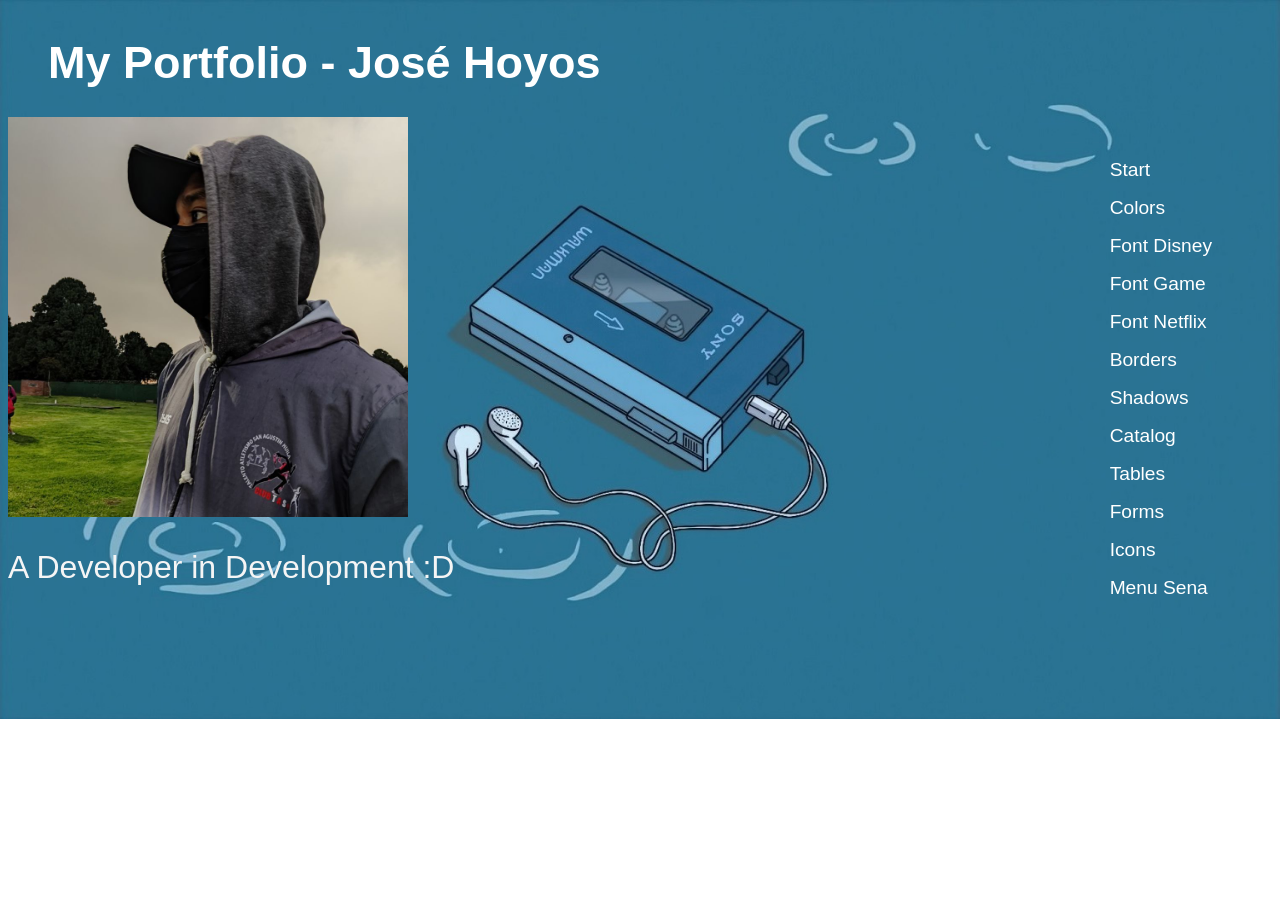
<file: index.html>
<!DOCTYPE html>
<html lang="en">
<head>
    <meta charset="UTF-8">
    <meta http-equiv="X-UA-Compatible" content="IE=edge">
    <meta name="viewport" content="width=device-width, initial-scale=1.0">
    <title>Mi portafolio - José Hoyos</title>
    <link rel="stylesheet" href="css/index.css">
   <nav class="nav"> 
    <h1> My Portfolio - José Hoyos</h1>
        <ul class="nav_links">
            <li>Start</li>
            <li><a href="colores.html" class="nav_link">Colors</a></li>
            <li><a href="Disney.html" class="nav_link">Font Disney</a></li>
            <li><a href="Game.html" class="nav_link">Font Game</a></li>
            <li><a href="Netflix.html" class="nav_link">Font Netflix</a></li>
            <li><a href="bordes.html" class="nav_link">Borders</a></li>
            <li><a href="shadow.html" class="nav_link">Shadows</a></li>
            <li><a href="catalogo.html" class="nav_link">Catalog</a></li>
            <li><a href="Tablas.html" class="nav_link">Tables</a></li>
            <li><a href="formulario.html" class="nav_link">Forms</a></li>
            <li><a href="iconos.html" class="nav_link">Icons</a></li>
            <li><a href="menu sena.html" class="nav_link">Menu Sena</a></li>
        </ul>
    </nav>
</head>
<body background="img/sony-walkman-minimalista_1920x1080_xtrafondos.com.jpg">
<img src="img/perfil.jpg" alt="">
<div class="box-main">
    <p>A Developer in Development :D</p>
</div>

</body> 
</html>
</file>
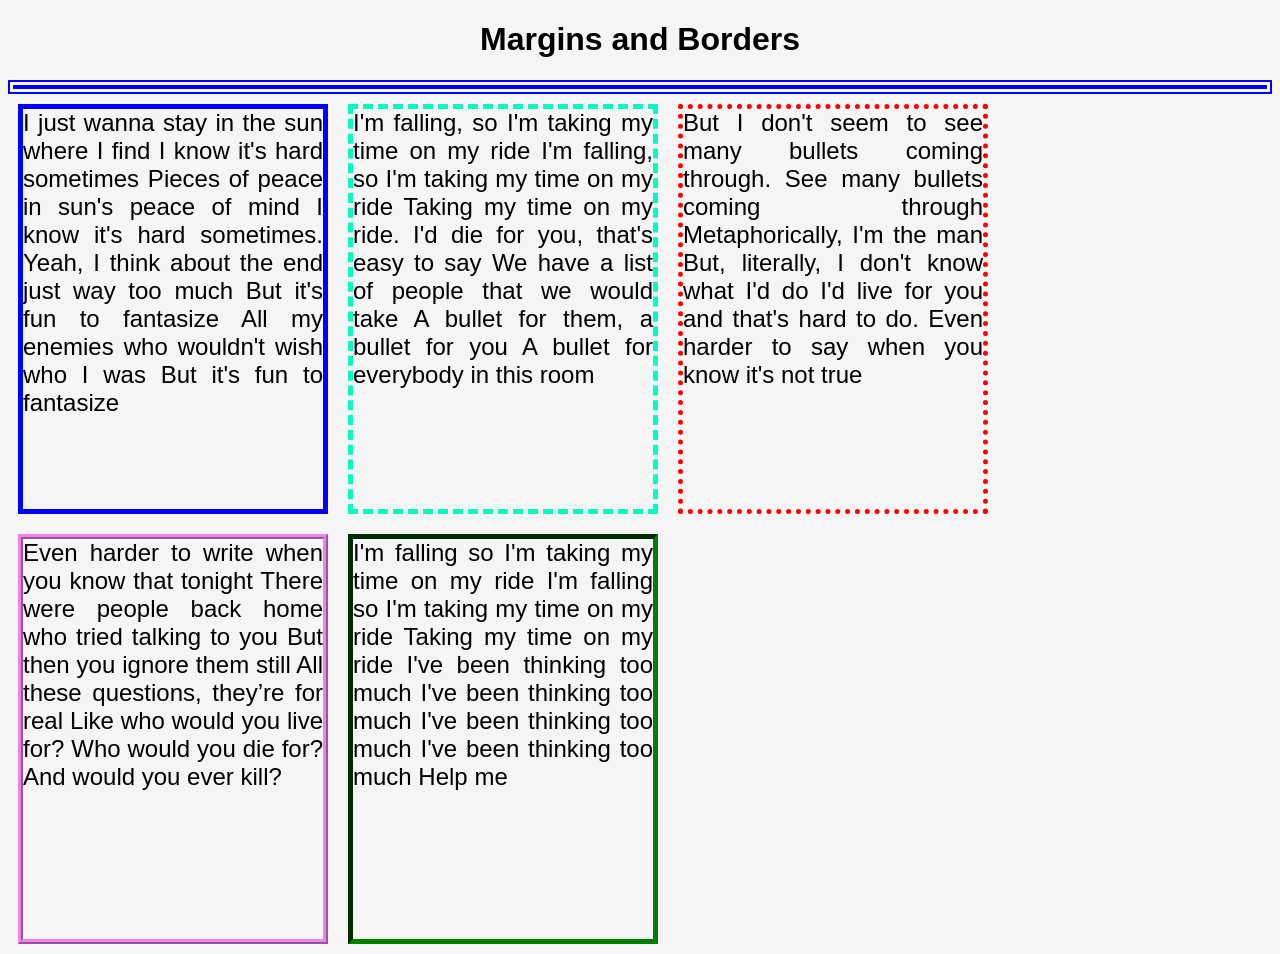
<file: bordes.html>
<!DOCTYPE html>
<html lang="en">
<head>
    <meta charset="UTF-8">
    <meta http-equiv="X-UA-Compatible" content="IE=edge">
    <meta name="viewport" content="width=device-width, initial-scale=1.0">
    <title>Borders</title>
    <link rel="stylesheet" href="css/bordes.css">
</head>
<body background="img/fortnite-capitulo-2-temporada-6_1920x1080_xtrafondos.com.jpg">
    <h1>Margins and Borders</h1>

    <div class="box-1"></div>
     <p class="parr-style">
      I just wanna stay in the sun where I find
      I know it's hard sometimes
      Pieces of peace in sun's peace of mind
      I know it's hard sometimes. Yeah, I think about the end just way too much
      But it's fun to fantasize
      All my enemies who wouldn't wish who I was
      But it's fun to fantasize</p>
     
     <p class="parr-style" id="uno">
      I'm falling, so I'm taking my time on my ride
      I'm falling, so I'm taking my time on my ride
      Taking my time on my ride. I'd die for you, that's easy to say
      We have a list of people that we would take
      A bullet for them, a bullet for you
      A bullet for everybody in this room
      </p>
     
     <p class="parr-style" id="dos">But I don't seem to see many bullets coming through. See many bullets coming through
      Metaphorically, I'm the man
      But, literally, I don't know what I'd do
      I'd live for you and that's hard to do. Even harder to say when you know it's not true</p>
     
     <p class="parr-style" id="tres">
      Even harder to write when you know that tonight
      There were people back home who tried talking to you
      But then you ignore them still
      All these questions, they’re for real
      Like who would you live for?
      Who would you die for?
      And would you ever kill?</p>
     
     <p class="parr-style" id="cuatro">I'm falling so I'm taking my time on my ride
      I'm falling so I'm taking my time on my ride
      Taking my time on my ride
      
      I've been thinking too much
      I've been thinking too much
      I've been thinking too much
      I've been thinking too much
      Help me</p>
     
</body>
</html>
</file>
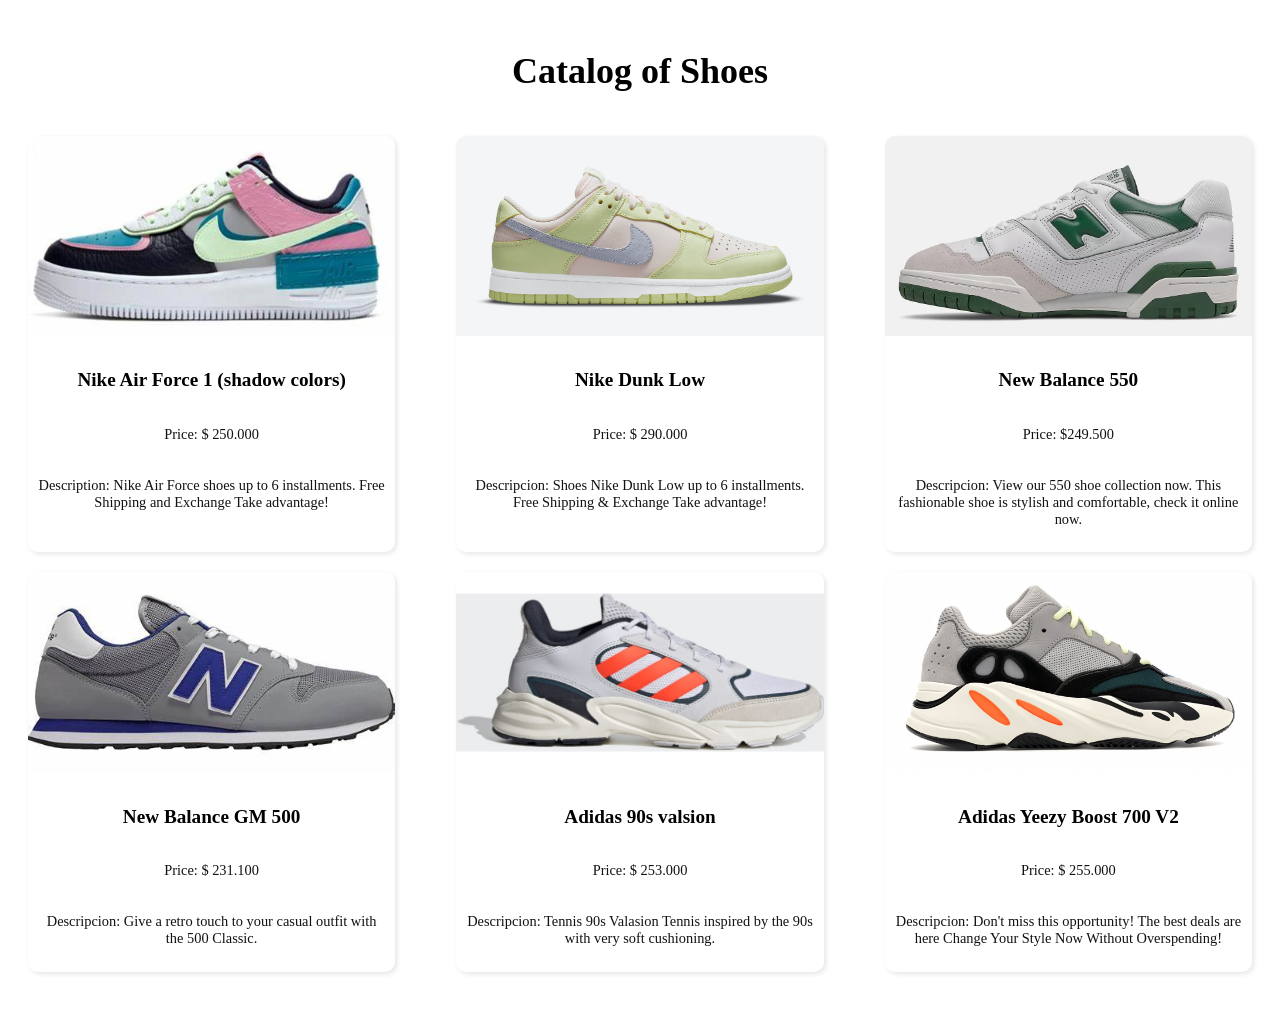
<file: catalogo.html>
<!DOCTYPE html>
<html lang="en">
<head>
    <meta charset="UTF-8">
    <meta http-equiv="X-UA-Compatible" content="IE=edge">
    <meta name="viewport" content="width=device-width, initial-scale=1.0">
    <title>Catalog of Shoes</title>
    <link rel="stylesheet" href="css/catalogo.css">
  </head>
  <body>
   <h1>Catalog of Shoes</h1>
  <div class="contenedor">
    <div class="catalogo">
      <!-- Primer zapato -->
      <div class="zapato">
        <img src="img/zapatillas nike shadow 570x570.jpg" alt="Zapato-1">
        <h3>Nike Air Force 1 (shadow colors)</h3>
        <p>Price: $ 250.000</p>
        <p>Description: Nike Air Force shoes up to 6 installments. Free Shipping and Exchange Take advantage!</p>
      </div>
      <!-- Segundo zapato -->
      <div class="zapato">
        <img src="img/nike dunk low.jpg" alt="Zapato 2">
        <h3>Nike Dunk Low</h3>
        <p>Price: $ 290.000</p>
        <p>Descripcion: Shoes Nike Dunk Low up to 6 installments. Free Shipping & Exchange Take advantage!</p>
      </div>
      <!-- Tercer zapato -->
      <div class="zapato">
        <img src="img/new balance 550.jpg" alt="Zapato 3">
        <h3>New Balance 550</h3>
        <p>Price: $249.500</p>
  <p>Descripcion: View our 550 shoe collection now. This fashionable shoe is stylish and comfortable, check it online now.</p>
  </div>
  <!-- Cuarto zapato -->
  <div class="zapato">
  <img src="img/new balance 500.jpg" alt="Zapato 4">
  <h3>New Balance GM 500</h3>
  <p>Price: $ 231.100</p>
  <p>Descripcion: Give a retro touch to your casual outfit with the 500 Classic.</p>
  </div>
  <!-- Quinto zapato -->
  <div class="zapato">
  <img src="img/adidas 90 s valasi-.jpg" alt="Zapato 5">
  <h3>Adidas 90s valsion</h3>
  <p>Price: $ 253.000</p>
  <p>Descripcion: Tennis 90s Valasion Tennis inspired by the 90s with very soft cushioning. </p>
  </div>
  <!-- Sexto zapato -->
  <div class="zapato">
  <img src="img/yeezy boost.jpg" alt="Zapato 6">
  <h3>Adidas Yeezy Boost 700 V2</h3>
  <p>Price: $ 255.000</p>
  <p>Descripcion: Don't miss this opportunity! The best deals are here Change Your Style Now Without Overspending!</p>
  </div>
  </div>

    </body>
  </html>
</file>
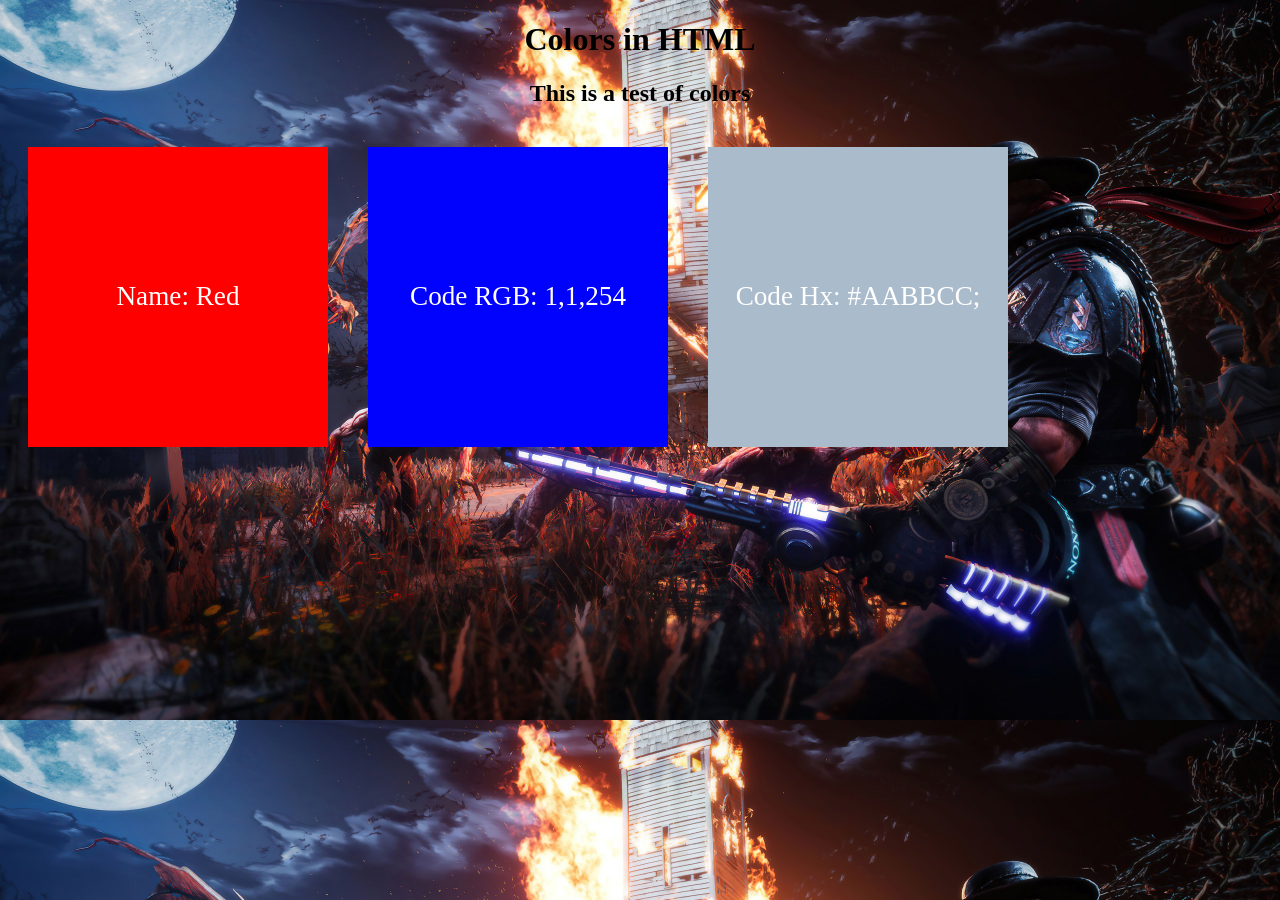
<file: colores.html>
<!DOCTYPE html>
<html lang="en">
<head>
    <meta charset="UTF-8">
    <meta http-equiv="X-UA-Compatible" content="IE=edge">
    <meta name="viewport" content="width=device-width, initial-scale=1.0">
    <title>Colors</title>
    <link rel="stylesheet" href="css/colores.css">

</head>
<body background="img/monstros-de-evil-west_2560x1440_xtrafondos.com.jpg">
    <h1>Colors in HTML</h1>
    <h2>This is a test of colors</h2>
   
    <div class="box box-1">
        <label>Name: Red</label>
    </div>
    <div class="box box-2">
        <label>Code RGB: 1,1,254</label>
    </div>
    <div class="box box-3">
        <label>Code Hx: #AABBCC;</label>
    </div>
     
</body>
</html>
</file>
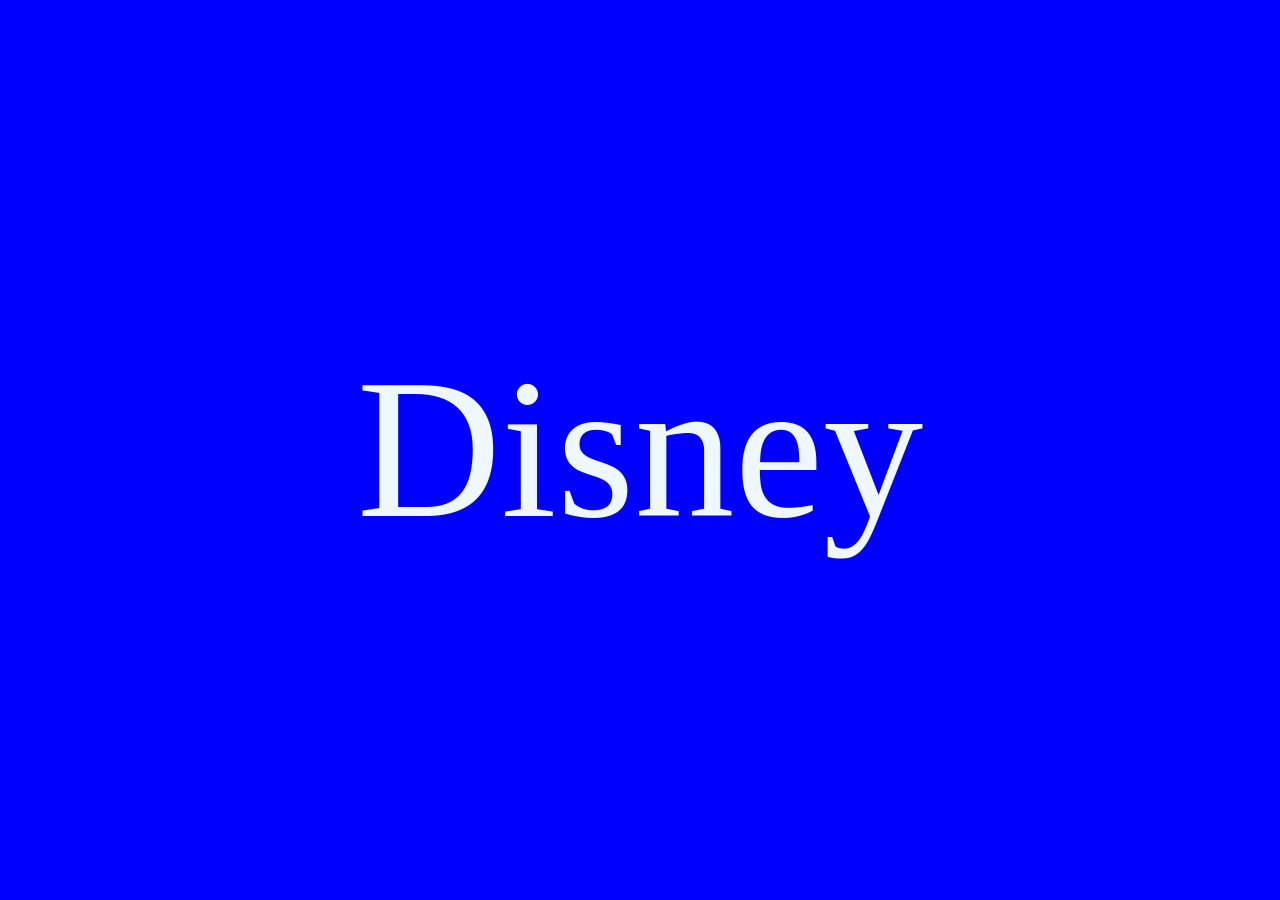
<file: Disney.html>
<!DOCTYPE html>
<html lang="en">
<head>
    <meta charset="UTF-8">
    <meta http-equiv="X-UA-Compatible" content="IE=edge">
    <meta name="viewport" content="width=device-width, initial-scale=1.0">
    <title>Font Disney</title>
    <link rel="stylesheet" media="screen" href="https://fontlibrary.org//face/waltograph-disney" type="text/css"/>
    <link rel="stylesheet" href="Disney_files/disney.css">

</head>
<body>
    <div class="box">
        <p class="courier-font">Disney</p>
    </div>
</body>
</html>
</file>
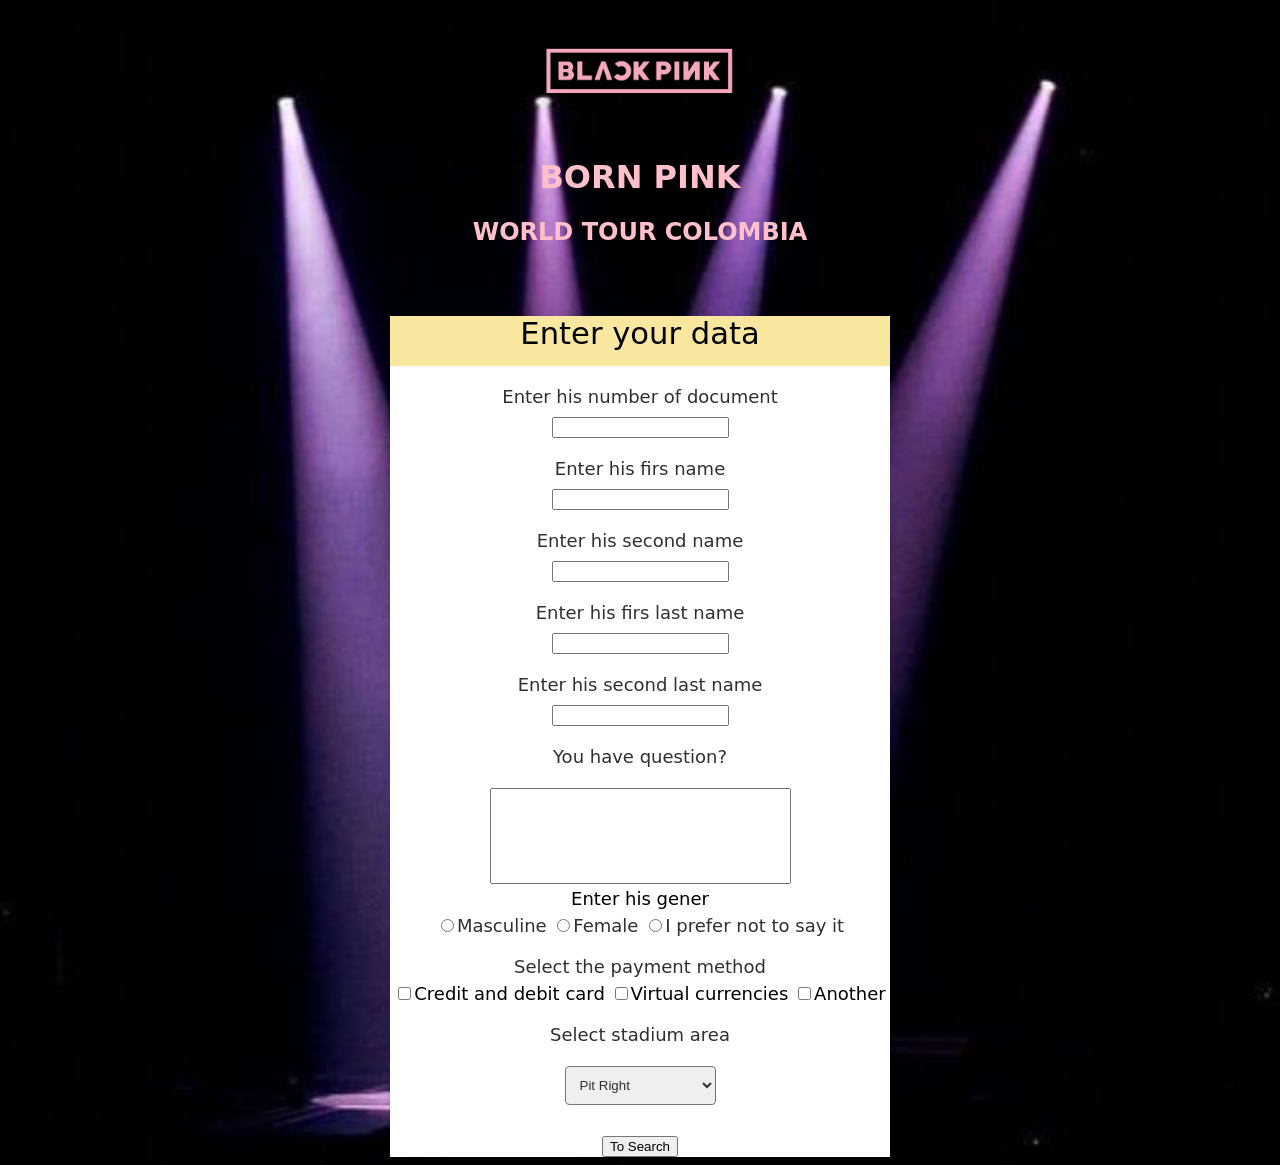
<file: formulario.html>
<!DOCTYPE html>
<html lang="en">
<head>
    <meta charset="UTF-8">
    <meta http-equiv="X-UA-Compatible" content="IE=edge">
    <meta name="viewport" content="width=device-width, initial-scale=1.0">
    <title>Formulario</title>
    <link rel="stylesheet" href="css/formulario.css">
</head>
<body background="img/pb.jpg">
    <img src="img/Logo-Blackpink.png" alt="Logo-Blackpink">
    <h1>BORN PINK</h1>
    <h2>WORLD TOUR COLOMBIA</h2>
    <div class="form-box">
    <form>
    <legend>Enter your data</legend>
    <label>Enter his number of document</label>
    <input type="text" name="numerodocumento">
    <label>Enter his firs name</label>
    <input type="text" name="primernombre">
    <label>Enter his second name</label>
    <input type="text" name="segundonombre">
    <label>Enter his firs last name</label>
    <input type="text" name="primerapellido">
    <label>Enter his second last name</label>
    <input type="text" name="segundoapellido">
    <label>You have question?</label><br>
    <textarea name="" id="" cols="35" rows="6"></textarea><br>
    <label">Enter his gener</label><br>
    <input type="radio" name="genero" value="maculino"><span class="text-genero">Masculine</span>
    <input type="radio" name="genero" value="maculino"><span class="text-genero">Female</span>
    <input type="radio" name="genero" value="maculino"><span class="text-genero">I prefer not to say it</span>
    <label>Select the payment method</label>
    <input type="checkbox" name="pago" id=""><span class="text-opcion">Credit and debit card</span>
    <input type="checkbox" name="pago" id=""><span class="text-opcion">Virtual currencies</span>
    <input type="checkbox" name="pago" id=""><span class="text-opcion">Another</span>
    <label>Select stadium area</label><br>
    <select class="style-select" name="Destino">
        <option value="Pit Right">Pit Right</option>
        <option value="Platino A y B vip">Platinum A y B vip</option>
        <option value="General B">General B</option>
        <option value="Naranja CC">Oranje CC</option>
    </select><br>
    <br>
   
    <input  class="button" type="submit" value="To Search">
    
    </form>
    </div>
</body>
</html>
</file>
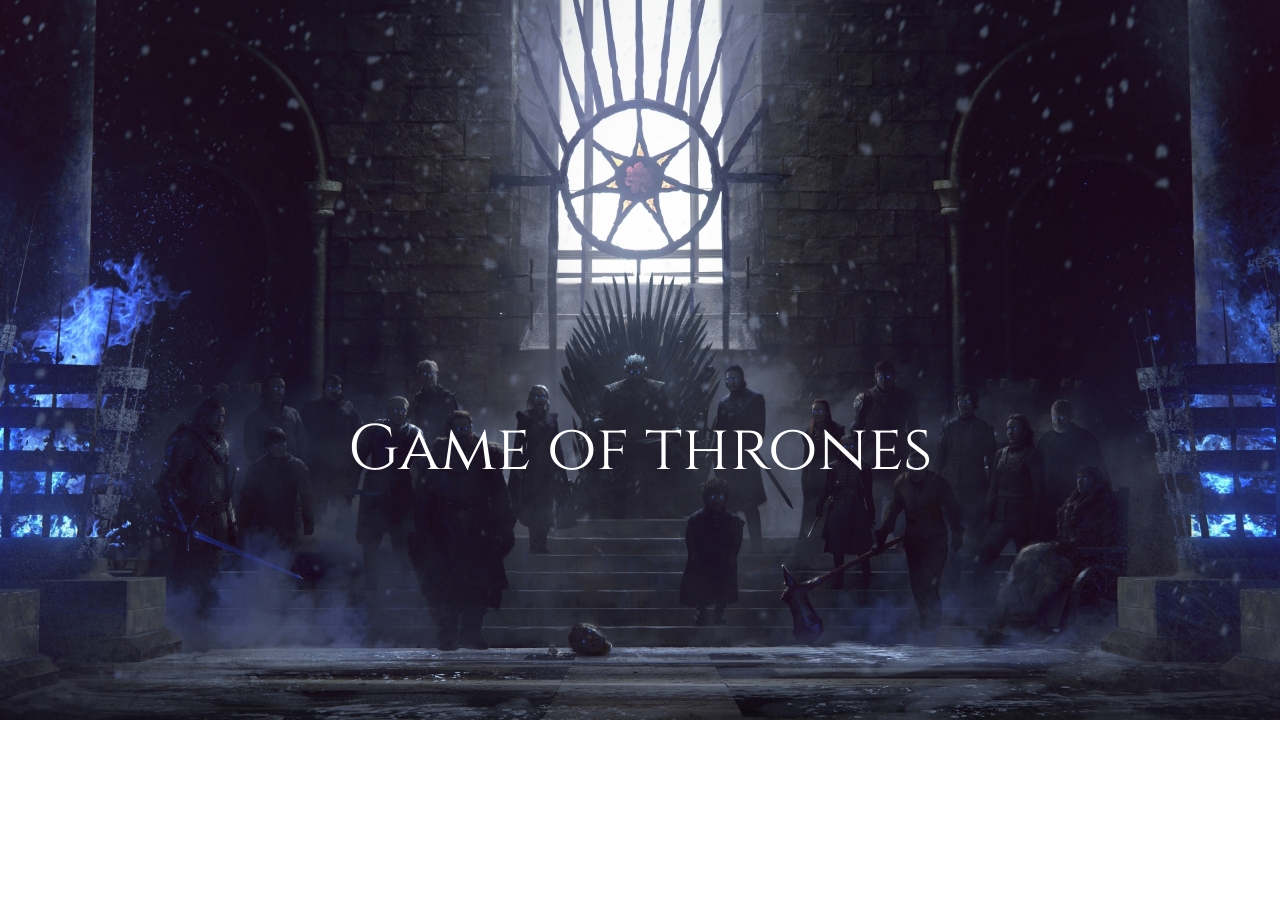
<file: Game.html>
<!DOCTYPE html>
<html lang="en"><head><meta http-equiv="Content-Type" content="text/html; charset=UTF-8">
    
    <meta http-equiv="X-UA-Compatible" content="IE=edge">
    <meta name="viewport" content="width=device-width, initial-scale=1.0">
    <title>Font Game</title>
    <link rel="stylesheet" href="./Game_files/logos.css">
</head>
<body background="img/juego-de-tronos-personajes-en-trono-de-hierro_1920x1080_xtrafondos.com.jpg">
    <h1>Game of thrones</h1>

</body></html>
</file>
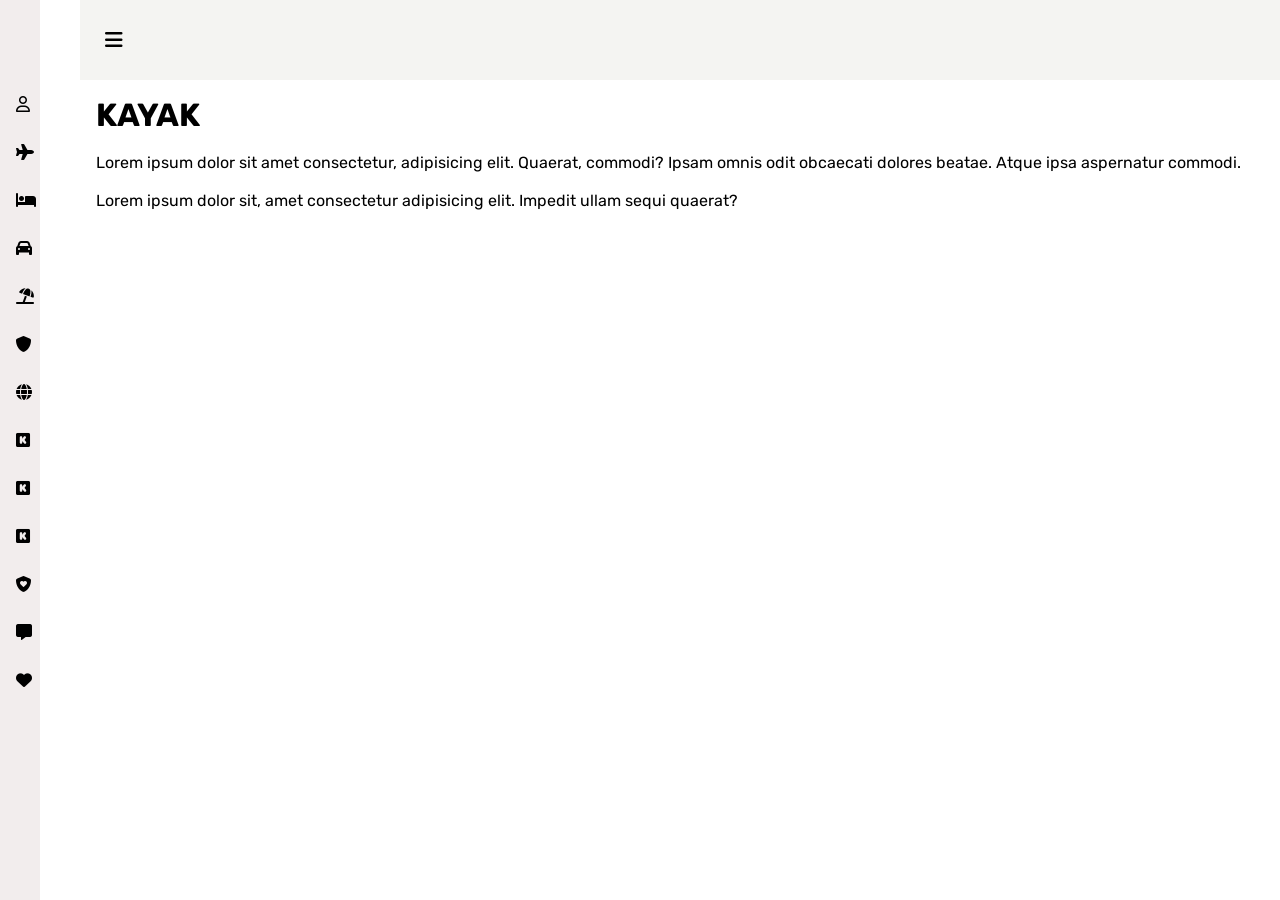
<file: iconos.html>
<!DOCTYPE html>
<html lang="en">
<head>
    <meta charset="UTF-8">
    <meta http-equiv="X-UA-Compatible" content="IE=edge">
    <meta name="viewport" content="width=device-width, initial-scale=1.0">
    <title>Icons KAYAK</title>
    <link rel="stylesheet" href="icons/all.css">
    <link rel="stylesheet" href="css/iconos.css">
   
</head>
<body id="body">
    <header>
    <div class="icon_menu">
        <i class="fas fa-bars" id="btn_open"></i>
    </div>
    </header>
    <div class="menu_side" id="menu_side">
        <div class="name_page">
            <i class="fa-brands fa-kickstarter"></i>
            <h4>Menu KAYAK</h4>
        </div>
        <div class="options_menu">
            <a href="#" >
                <div class="option">
                    <i class="fa-regular fa-user" title="Sign in"></i>
                    <h4>Sign in</h4>
                </div>
            </a>
            <a href="#">
                <div class="option">
                    <i class="fa-solid fa-plane" title="Flights"></i>
                    <h4>Flights</h4>
                </div>
            </a>
            <a href="#">
                <div class="option">
                    <i class="fa-solid fa-bed" title="Lodging"></i>
                    <h4>Lodging</h4>
                </div>
            </a>
            <a href="#">
                <div class="option">
                    <i class="fa-solid fa-car" title="Cars"></i>
                    <h4>Cars</h4>
                </div>
            </a>
            <a href="#">
                <div class="option">
                    <i class="fa-solid fa-umbrella-beach" title="Packages"></i>
                    <h4>Packages</h4>
                </div>
            </a>
            <a href="#">
                <div class="option">
                    <i class="fa-solid fa-shield" title="Travel assistance"></i>
                    <h4>Travel assistance</h4>
                </div>
            </a>
            <a href="#">
                <div class="option">
                    <i class="fa-solid fa-globe" title="Explore"></i>
                    <h4>Explore</h4>
                </div>
            </a>
            <a href="#">
                <div class="option">
                    <i class="fa-brands fa-kickstarter" title="Blog"></i>
                    <h4>Blog</h4>
                </div>
            </a>
            <a href="#">
                <div class="option">
                    <i class="fa-brands fa-kickstarter" title="Route"></i>
                    <h4>Route</h4>
                </div>
            </a>
            <a href="#">
                <div class="option">
                    <i class="fa-brands fa-kickstarter" title="Direct flight"></i>
                    <h4>Direct flight</h4>
                </div>
            </a>
            <a href="#">
                <div class="option">
                    <i class="fa-solid fa-shield-heart" title="Travel restrictions"></i>
                    <h4>Travel restrictions</h4>
                </div>
            </a>
            <a href="#">
                <div class="option">
                    <i class="fa-solid fa-message" title="Comments"></i>
                    <h4>Comments</h4>
                </div>
            </a>
            <a href="#">
                <div class="option">
                    <i class="fa-solid fa-heart" title="Trips"></i>
                    <h4>Trips</h4>
                </div>
            </a>
        </div>
    </div>
    <main>
        <h1>KAYAK</h1><br>
        <p>Lorem ipsum dolor sit amet consectetur, adipisicing elit. Quaerat, commodi? Ipsam omnis odit obcaecati dolores beatae. Atque ipsa aspernatur commodi.</p><br>
        <p>Lorem ipsum dolor sit, amet consectetur adipisicing elit. Impedit ullam sequi quaerat?</p>
    </main>
    <script src="js/iconos.js"></script>
</body>
</html>
</file>
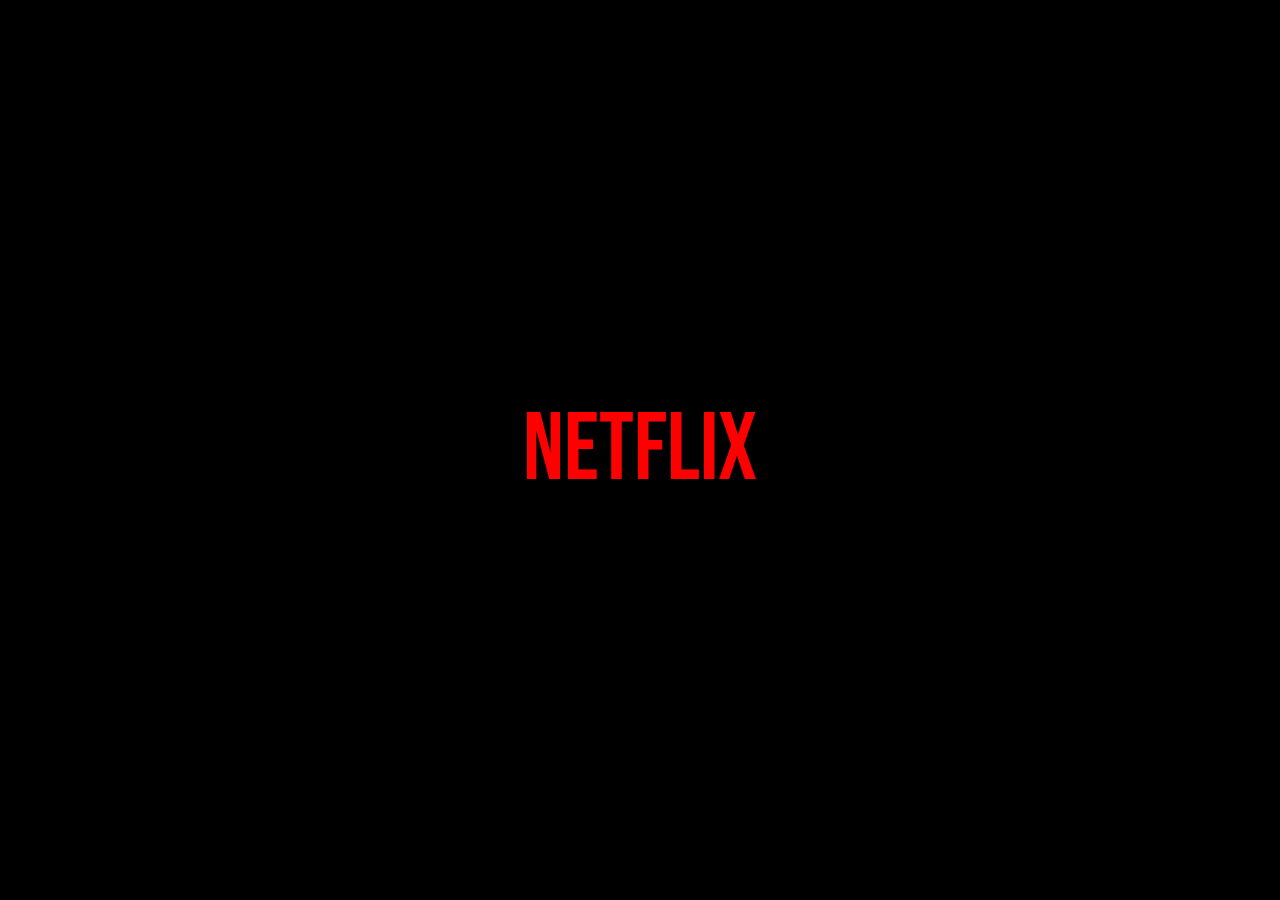
<file: Netflix.html>
<!DOCTYPE html>
<html lang="en"><head><meta http-equiv="Content-Type" content="text/html; charset=UTF-8">
    
    <meta http-equiv="X-UA-Compatible" content="IE=edge">
    <meta name="viewport" content="width=device-width, initial-scale=1.0">
    <title>Font Netflix</title>
    <link rel="stylesheet" href="./Netflix_files/net.css">
</head>
<body>
    <h1>Netflix</h1>

</body></html>
</file>
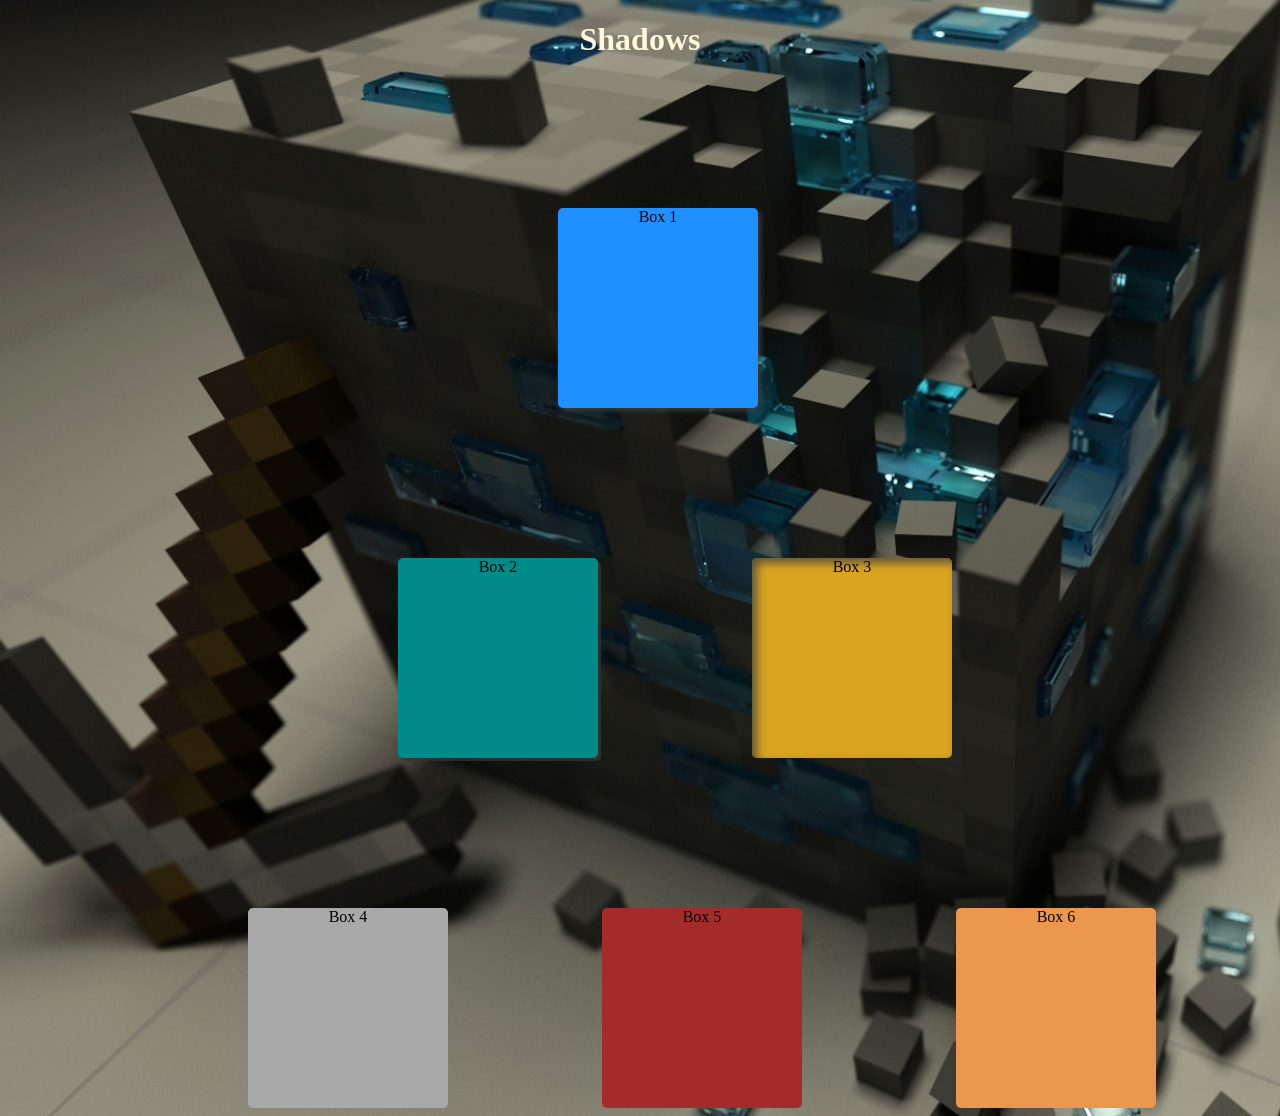
<file: shadow.html>
<!DOCTYPE html>
<html lang="en">
<head>
    <meta charset="UTF-8">
    <meta http-equiv="X-UA-Compatible" content="IE=edge">
    <meta name="viewport" content="width=device-width, initial-scale=1.0">
    <title>Shadows</title>
    <link rel="stylesheet" href="css/shadow.css">
</head>
<body background="img/minecraft-3d-cubo_1920x1080_xtrafondos.com.jpg">
    <h1>Shadows</h1>
    <div class="container">
        <div class="box box-1">Box 1</div>
    </div>
        <div class="container-2">
        <div class="box box-2">
            <label>Box 2</label>
        </div>

        <div class="box box-3">Box 3</div>
        
        </div>
            <div class="container-3">
        <div class="box box-4">Box 4</div>
        <div class="box box-5">Box 5</div>
        <div class="box box-6">Box 6</div>
    </div>
</body>
</html>
</file>
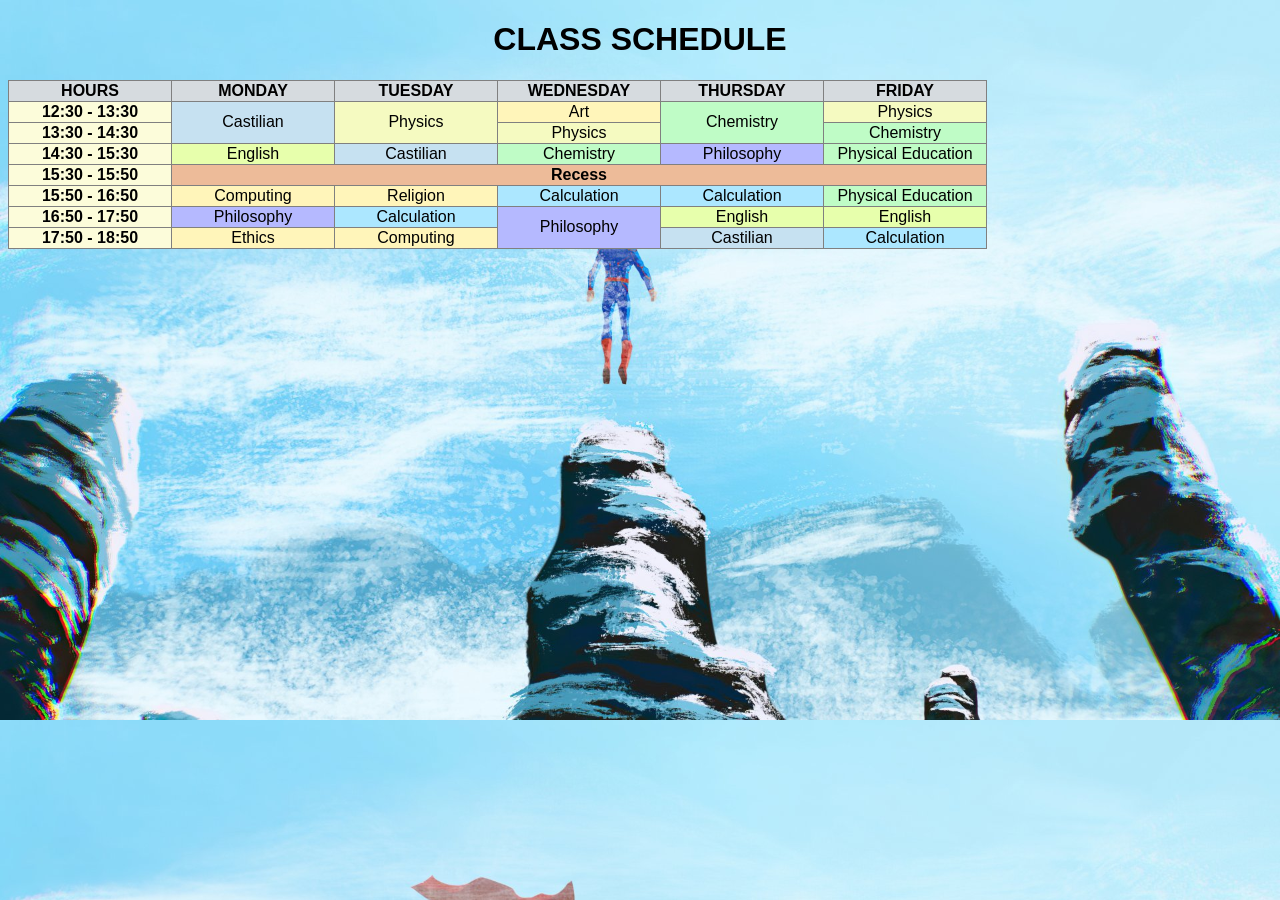
<file: Tablas.html>
<!DOCTYPE html>
<html lang="en">
<head>
    <meta charset="UTF-8">
    <meta http-equiv="X-UA-Compatible" content="IE=edge">
    <meta name="viewport" content="width=device-width, initial-scale=1.0">
    <title>Tables</title>
    <link rel="stylesheet" href="css/Tablas.css">
</head>
<body background="img/superman-sobre-montanas_1920x1080_xtrafondos.com.jpg">
    <h1>CLASS SCHEDULE</h1>
    
    <table border="1">
        <tr>
          <th>HOURS</th>
          <th>MONDAY</th>
          <th>TUESDAY</th>
          <th>WEDNESDAY</th>
          <th>THURSDAY</th>
          <th>FRIDAY</th>
      </tr>
      <tr>
        <th>12:30 - 13:30</th>
        <td rowspan="2" class="Castellano">Castilian</td>
        <td rowspan="2" class="fisica"> Physics</td>
        <td class="norm">Art</td>
        <td rowspan="2" class="basic">Chemistry</td>
        <td class="fisica"> Physics</td>
      </tr>
      <tr>
        <th>13:30 - 14:30</th>
        <td class="fisica"> Physics</td>
        <td class="basic">Chemistry</td>
      </tr>
      <tr>
        <th>14:30 - 15:30</th>
        <td class="ingles">English</td>
        <td class="Castellano">Castilian</td>
        <td class="basic">Chemistry</td>
        <td class="filo">Philosophy</td>
        <td class="basic">Physical Education</td>
      </tr>
      <tr>
        <th>15:30 - 15:50</th>
        <td colspan="5"> Recess</td>
      </tr>
      <tr>
        <th>15:50 - 16:50</th>
        <td class="norm">Computing</td>
        <td class="norm">Religion</td>
        <td class="calculo">Calculation</td>
        <td class="calculo">Calculation</td>
        <td class="basic">Physical Education</td>
      </tr>
      <tr>
        <th>16:50 - 17:50</th>
        <td class="filo">Philosophy</td>
        <td class="calculo">Calculation</td>
        <td rowspan="2" class="filo">Philosophy</td>
        <td class="ingles">English</td>
        <td class="ingles">English</td>
      </tr>
      <tr>
        <th>17:50 - 18:50</th>
        <td class="norm">Ethics</td>
        <td class="norm">Computing</td>
        <td class="Castellano">Castilian</td>
        <td class="calculo">Calculation</td>
      </tr>
    </table>
    
</body>
</html>
</file>
<file: css/index.css>
body{
    background-size: cover;
    background-repeat: no-repeat;
}

nav{
  padding: 0 40px;
  height: 80px;
  color: #fff;
  display: flex;
  align-items: center;
  justify-content: space-between;
  display: block;
  
}
.nav_links{
    bottom: 0;
    left: 0rem;
    top: 80px;
    float: right;
    place-items: center;
}

h1{
    color: white;
    font-size: 45px;
    text-shadow: blue;
    font-family: sans-serif;
}
h2{
    color: white;
    font-size: 40px;
    text-shadow: blue;
    font-family: sans-serif;
}
ul, li{
    display: block;
    padding: 0% 10px;
    justify-content: center;
    margin: 1rem 0;
    font-size: 1.2rem;
    font-family: sans-serif;
}
a{
    color: white;
    text-decoration: none;
    font-family: sans-serif;
}
a:hover{
    color: black;
}
img{
    align-items: left;
    display: block;
    width: 400px;
    height: 400px;
}
p{
    color: whitesmoke;
    font-size: 2rem;
    font-family: sans-serif;
}
.social-networ{
    font-family: sans-serif;
    color: white;
}
.style-red{
    display: block;
    justify-content: center;
}
</file>
<file: css/bordes.css>
body{
    background: whitesmoke;
}

h1{
    text-align: center;
    color: black;
    font-family: sans-serif;
}
.box-1{
    border: 7px double blue;
    display: flex;

}
.parr-style, .parr-padding{
    font-size: 1.5rem;
    margin: 10px;
    text-align: justify;
    border: 5px solid blue;
    width: 300px;
    height: 400px;
    float:left; 
    font-family: sans-serif;


}

#uno {
    border: 5px dashed rgb(0, 255, 191);
    
}
#dos{
    border: 5px dotted red;
}
#tres{
    border: 5px ridge violet;

}
#cuatro{
    border: 5px inset green;
}
</file>
<file: css/catalogo.css>
h1 {
  text-align: center;
  font-size: 36px;
  margin-top: 50px;
}
      
/* Estilos para el contenedor principal */
      .catalogo {
        display: flex;
        flex-wrap: wrap;
        justify-content: space-between;
        background-size: cover;
        padding: 20px;
        
      }

      /* Estilos para cada zapato */
      .zapato {
        width: 30%;
        background-color: white;
        box-shadow: 2px 2px 5px rgba(0, 0, 0, 0.1);
        border-radius: 10px;
        overflow: hidden;
        margin-bottom: 20px;
        text-align: center;
        cursor: pointer;
      }
      .zapato:hover{
        box-shadow: rgb(38, 57, 77) 0px 20px 30px -10px;
      }

      /* Estilos para la imagen del zapato */
      .zapato img {
        width: 100%;
        height: 200px;
        object-fit: cover;
      }

      /* Estilos para el precio, nombre y descripcion */
      .zapato h3,
      .zapato p {
        padding: 10px;
      }
      .zapato h3 {
        font-weight: bold;
        font-size: 1.2em;
        margin-bottom: 5px;
      }
      .zapato p {
        font-size: 0.9em;
        color: rgba(12, 10, 10, 0.973);
      }
</file>
<file: css/colores.css>
body{
    background-size: cover;
}

h1{
    text-align: center;
    color: black;
}

h2{
    text-align: center;
    color: black;
    
}

.box-1, .box-2, .box-3{
    width: 300px;
    height: 300px;
    margin: 20px;
    color: white;
    font-size: 1.7em;
    display:flex;
    justify-content: center;
    align-items: center;
    float:left; 
} 
.box-1{

    background-color: red;
}
.box-2{
    
    background: rgb(1,1,254);
}
.box-3{
    
    background-color: #AABBCC;

}
</file>
<file: Disney_files/disney.css>
body{
    background-color: blue;

}
.box{
    display: flex;
    justify-content: center;
    align-items: center;
    padding: 10%;

}

.courier-font{
    font-family: 'WaltographRegular';
    color: aliceblue;
    font-size: 200px;
}
p {
    font-family: 'WaltographRegular';
    font-weight: normal;
    font-style: normal;
 }
</file>
<file: css/formulario.css>
h1{
    text-align: center;
    font-family: system-ui, -apple-system, BlinkMacSystemFont, 'Segoe UI', Roboto, Oxygen, Ubuntu, Cantarell, 'Open Sans', 'Helvetica Neue', sans-serif;
    color: #FFC0CB;
}
h2{
    text-align: center;
    font-family: system-ui, -apple-system, BlinkMacSystemFont, 'Segoe UI', Roboto, Oxygen, Ubuntu, Cantarell, 'Open Sans', 'Helvetica Neue', sans-serif;
    color: #FFC0CB;
}
img{
    width: 200px;
    margin-left: 42%;
    
    

}
body{
    background-size: cover;
}
form{
    margin-top: 50px;
    box-shadow: rgba(0, 0, 0, 0.1) 0px 4px 6px -1px, rgba(0, 0, 0, 0.06) 0px 2px 4px -1px;
    width: 500px;
    background-color: white;
    font-family: system-ui, -apple-system, BlinkMacSystemFont, 'Segoe UI', Roboto, Oxygen, Ubuntu, Cantarell, 'Open Sans', 'Helvetica Neue', sans-serif;
    
}
.form-box{
    display: flex;
    align-items: center;
    justify-content: center;
    text-align: center;
    font-size: large;
}
legend{
    background-color: #F9E79F ;
    color: #000;
    height: 50px;
    font-size: 1.7em;
    align-items: center;
    text-align: center;
}
.legend-text{
    padding: 20px;
    font-size: 1.3em;
    font-family:'Segoe UI', Tahoma, Geneva, Verdana, sans-serif;
    font: weight 900px; ;
}
label,input{
    margin-top: 10px;
}
label{
    display: block;
    color: rgb(48, 48, 48.9);
    margin-top: 20px;
}

textarea{
    resize: none;
}
.text-genero{
    color: rgb(48, 48, 48.9);
}
input [type="sumbit"]{
    width: 50px;
    height: 40px;
    background-color: #95b8f6;
    border: none;
    color: white;
    margin-bottom: 16px;
    font-family: 'Franklin Gothic Medium', 'Arial Narrow', Arial, sans-serif;
    font-size: 1.1em;
    cursor: pointer;
    border-radius: 20px;
}
.style-select{
    padding: 10px;
    border-radius: 4px;
    color: rgb(48, 48, 48.9);
    cursor: pointer;
}
</file>
<file: Game_files/logos.css>
@import url('https://fonts.googleapis.com/css2?family=Cinzel:wght@400;500;600;700;800&display=swap');


*{
    margin: 0;
    padding: 0;
}

body{
    background-size: cover;
    background-repeat: no-repeat;
}

h1{
    text-align: center;
    color: white;
    font-size: 4em;
    font-family: Cinzel;
    font-weight: 100;
    top: 50%;
    left: 50%;
    transform: translateX(-50%) translateY(-50%);
    position: absolute;
}

img{
    width:25%;
    height: 25%;
    display: flex;
    text-align: center;
    padding-top: 1.1rem;
}

a{
    font-family: sans-serif;
    font-size: 2em;
    color: black;
    background-color: aqua;
    border-radius: 15px;
    border-style:dashed;
    text-decoration: none;
    padding: 0.4rem;
}

a:hover{
    color: red;
}
</file>
<file: css/iconos.css>
@import url('https://fonts.googleapis.com/css2?family=Rubik:ital,wght@0,400;1,300&display=swap');
*{
    margin: 0;
    padding: 0;
    box-sizing: border-box;
    text-decoration: none;
    font-family: 'rubik',sans-serif;
}
body{
    margin-left: 80px;
    margin-top: 80px;
    transition: margin-left 300ms cubic-bezier(0.785, 0.135, 0.15, 0.86);

}
main{
    padding: 1rem;
}
header{
    width: 100%;
    height: 80px;
    background: #F4F4F2 ;
    display: flex;
    align-items: center;
    position: fixed;
    top: 0;
    z-index: 200;
}
.icon_menu{
    width: 50px;
    height: 100%;
    display: flex;
    justify-content:  center;
    align-items: center;
    transform: translateX(10px);
}
.icon_menu i{
    font-size: 20px;
    cursor: pointer;
    position: absolute;
}
.menu_side{
    width: 60px;
    height: 100%;
    position: fixed;
    background: #f2eded ;
    top: 0;
    left: 0;
    font-size: 1rem;
    z-index: 300;
    overflow: hidden;
    overflow-y: scroll;
    border-right: 20px solid white;
    transition: all 300ms cubic-bezier(0.785, 0.135, 0.15, 0.86);

}
/*Ocultar scroll para chrome, safari y opera*/
.menu_side::-webkit-scrollbar{
    display: none;
}
/*Ocultar scroll para ie, edge y firefox*/
.menu_side{
    -ms-overflow-style: none;
    scrollbar-width: none;
}
.name_page{
    padding: 20px 30px;
    display: flex;
    align-items: center;
    margin-top: 10px;
}
.name_page,i{
    width: 20px;
    margin-right: 20px;
    margin:1rem;
}
.options_menu{
    position: 20px 30px;
    position: absolute;
    top: 80px;
}
.options_menu a{
    color: black ;
    cursor: default;
    display: block;
    position: relative;
    transition: color 300ms;
}
.options_menu a:hover{
    color: black;
}
.options_menu .option{
    padding: 0px;
    display: flex;
    align-items: center;
    position: relative;
}
.options_menu .option i{
    width: 20px;
    margin-right: 20x;
    cursor: pointer;
}
.options_menu .option h4{
    font-weight: 300;
    cursor: pointer;
    color: black;
}
a.slected{
    color: #F4F4F2 ;
}
.selected:before{
    content: '';
    width: 3px;
    height: 80%;
    background:black;
    position: absolute;
}
/*clases para usar en js*/
.body_move{
    margin-left: 250px;
}
.menu_side_move{
    width: 250px;
}
/*clases para usar en js*/

@media screen and (max-width:760px) { 
    .body_move{
        margin-left:0px;
} 

.menu_side_move{
    width: 80px;
    left: -80px;
}
.icon_menu{
    transform: translateX(10px);
}
}
</file>
<file: Netflix_files/net.css>
@import url('https://fonts.googleapis.com/css2?family=Bebas+Neue&display=swap');

*{
    margin: 0;
    padding: 0;
}

body{
    background-color:black;
}

h1{
    text-align: center;
    color: rgb(255, 0, 0);
    font-size: 6em;
    font-family: 'Bebas Neue';
    font-weight: 400;
    top: 50%;
    left: 50%;
    transform: translateX(-50%) translateY(-50%);
    position: absolute;
}

img{
    width: 25%;
    height: 25%;
    display: flex;
    padding: 1rem;
}
</file>
<file: css/shadow.css>
body{
    background-size: cover;
}
p{
    text-align: center;
    justify-content: center;
}


h1{
    text-align: center;
    color: cornsilk;
    text-shadow: black;
}
.div{
    display: flex;
    justify-content: center;
    align-items: center;

}

.box{
    cursor: pointer;
    height: 200px;
    width: 200px;
    border-radius: 5px;
    display: inline-block;
    justify-content: center;
}

.box-1{
    background-color: dodgerblue;
    box-shadow: 3px 3px 5px rgb(64, 64, 64,.8);
    margin-left: 300px;
    margin-top: 150px;
    display: block;
    text-align: center;
    justify-content: center;
}
.box-2{
    background-color: darkcyan;
    box-shadow: 3px 3px 1px rgb(53,53,53,.8);
    margin-left: 150px;
    margin-top: 150px;
    text-align: center;
}
.box-3{
    background-color: goldenrod;
    box-shadow: 5px 5px 10px rgb(64, 64, 64,.8) inset;
    margin-left: 150px;
    margin-top: 150px;
    text-align: center;
}
.box-4{
    background-color: darkgray;
    margin-top: 150px;
    margin-left: 150px;
    text-align: center;
}
.box-4:hover{
    box-shadow: 5px 5px 5px rgb(53,53,53,.8), -5px 0 5px rgb(53,53,53,.8);
}
.box-5{
    background-color:brown;
    margin-top: 150px;
    margin-left: 150px;
    text-align: center;
    
}
.box-5:hover{
    box-shadow: rgb(204, 219, 232) 3px 3px 6px 0px inset, rgba(255, 255, 255, 0.5) -3px -3px 6px 1px inset;
}
.box-6{
    background-color: rgb(235, 152, 78);
    margin-top: 150px;
    margin-left: 150px;
    text-align: center;
}
.box-6:hover{
    box-shadow: rgba(0, 0, 0, 0.17) 0px -23px 25px 0px inset, rgba(0, 0, 0, 0.15) 0px -36px 30px 0px inset, rgba(0, 0, 0, 0.1) 0px -79px 40px 0px inset, rgba(0, 0, 0, 0.06) 0px 2px 1px, rgba(0, 0, 0, 0.09) 0px 4px 2px, rgba(0, 0, 0, 0.09) 0px 8px 4px, rgba(0, 0, 0, 0.09) 0px 16px 8px, rgba(0, 0, 0, 0.09) 0px 32px 16px;
}
.container{
    max-width: 100%;
    justify-content: center;
    margin-left: 250px;

}
.container-2{
    max-width: 100%;
    justify-content: center;
    margin-left: 240px;
 
}
.container-3{
    max-width: 100%;
    justify-content: center;
    display: block;
    margin-left: 90px;
}
</file>
<file: css/Tablas.css>
h1{
text-align: center;
font-family: sans-serif;
}
body{
    background-size: cover;
}
th,td{
    text-align: center;
    font-family: Arial, Helvetica, sans-serif;
}


table th{
    width: 10em;
 
}
table{
    border-collapse: collapse;
}
tr:nth-of-type(1) > th {
    background-color: #D6DBDF;
}
th{
    background-color: #fcfcda;
}
td[colspan]{
    text-align: center;
    background-color: #EDBB99;
    font-weight: bold;

}
.Castellano{
    background-color: #c6E1f1;
}
.fisica{
    background-color: #f5fac1;
}
.calculo{
background-color: #ace7ff;
}
.filo{
background-color: #b5b9ff;
}
.ingles{
    background-color: #e7ffac;
}
.norm{
    background-color: #fff5ba;
}
.basic{
    background-color: #bffcc6;
}
</file>
